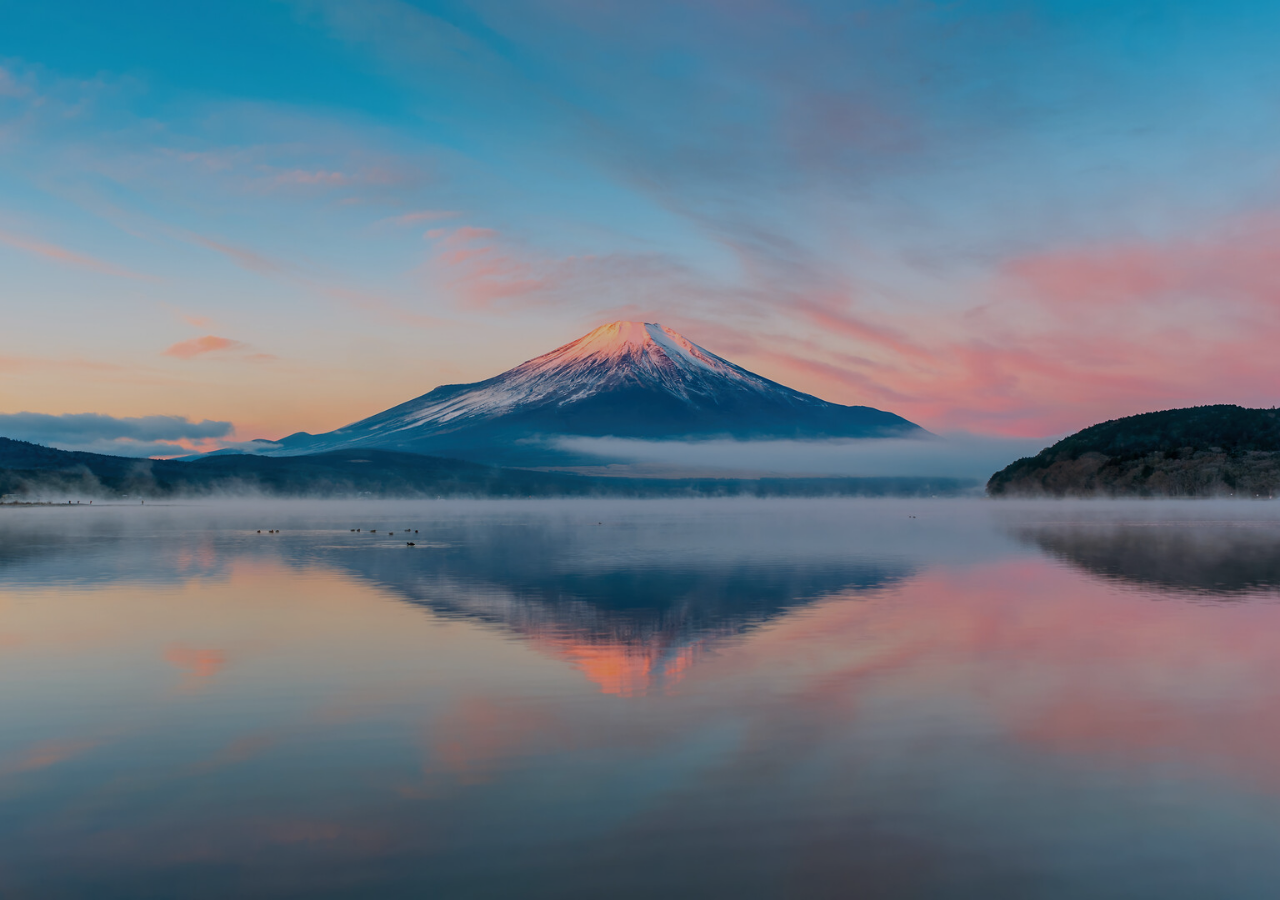
<file: index.html>
<!DOCTYPE html>
<html lang="fr">
<head>
    <meta charset="UTF-8">
    <meta name="viewport" content="width=device-width, initial-scale=1.0">
    <title>Accueil - Outil MBS</title>
    <link rel="icon" href="https://raw.githubusercontent.com/Student-broken/student-broken.github.io/refs/heads/main/favicon.ico" type="image/x-icon">
    <link href="https://fonts.googleapis.com/css2?family=Playfair+Display:wght@700&family=Inter:wght@300;400;500;600&display=swap" rel="stylesheet">
    <style>
        :root {
            --primary-color: #2980b9;
            --secondary-color: #2c3e50;
            --performance-color: #27ae60;
            --widget-background: rgba(255, 255, 255, 0.85);
            --text-color: #34495e;
            --footer-grey: #f0f4f7;
        }

        body, html {
            height: 100%;
            margin: 0;
            font-family: 'Inter', -apple-system, BlinkMacSystemFont, "Segoe UI", Roboto, Helvetica, Arial, sans-serif;
            color: var(--text-color);
            overflow: hidden; /* Prevents scrollbars from the background image */
        }

        .background-container {
            position: fixed;
            top: 0;
            left: 0;
            width: 100%;
            height: 100%;
            background-image: url('background.jpg');
            background-size: cover;
            background-position: center;
            z-index: -2;
            animation: fadeInBackground 1.5s ease-out;
        }

        .background-overlay {
            position: fixed;
            top: 0;
            left: 0;
            width: 100%;
            height: 100%;
            background-color: rgba(0, 0, 0, 0.2);
            z-index: -1;
        }

        .content {
            height: 100%;
            display: flex;
            align-items: center;
            justify-content: center;
            padding: 20px;
            box-sizing: border-box;
        }

        .welcome-widget {
            background-color: var(--widget-background);
            backdrop-filter: blur(12px);
            -webkit-backdrop-filter: blur(12px); /* For Safari */
            padding: 40px;
            border-radius: 16px;
            box-shadow: 0 15px 35px rgba(0,0,0,0.1);
            border: 1px solid rgba(255, 255, 255, 0.2);
            text-align: center;
            width: 100%;
            max-width: 420px;
            animation: fadeInWidget 0.8s ease-out 0.3s forwards;
            opacity: 0;
        }
        
        @keyframes fadeInWidget {
            from { opacity: 0; transform: translateY(-20px); }
            to { opacity: 1; transform: translateY(0); }
        }

        @keyframes fadeInBackground {
            from { opacity: 0; transform: scale(1.05); }
            to { opacity: 1; transform: scale(1); }
        }


        .welcome-widget h1 {
            margin-top: 0;
            margin-bottom: 30px;
            color: var(--secondary-color);
            font-family: 'Playfair Display', serif;
            font-size: 2.8em;
            font-weight: 700;
        }

        .welcome-back {
            font-size: 1.2em;
            font-weight: 500;
            color: var(--secondary-color);
            margin-bottom: 5px;
        }

        .user-name {
            font-size: 2em;
            font-weight: 300;
            color: var(--primary-color);
            margin-top: 0;
            margin-bottom: 30px;
            word-break: break-word; /* Prevents long names from breaking layout */
        }

        .btn {
            display: flex;
            align-items: center;
            justify-content: center;
            gap: 10px;
            width: 100%;
            box-sizing: border-box;
            padding: 15px;
            margin-bottom: 15px;
            border: none;
            border-radius: 10px;
            font-size: 1.05em;
            font-weight: 600;
            cursor: pointer;
            text-decoration: none;
            color: white;
            transition: all 0.2s ease;
            box-shadow: 0 4px 12px rgba(0,0,0,0.1);
        }
        .btn:last-child {
            margin-bottom: 0;
        }

        .btn:hover {
            transform: translateY(-2px);
            box-shadow: 0 8px 20px rgba(0,0,0,0.15);
        }

        .btn-primary { background-color: var(--primary-color); }
        .btn-primary:hover { background-color: #3498db; }

        .btn-secondary { background-color: var(--secondary-color); }
        .btn-secondary:hover { background-color: #3a536b; }
        
        .btn-performance { background-color: var(--performance-color); }
        .btn-performance:hover { background-color: #2ecc71; }

        #signup-flow, #login-flow {
            display: none; /* Hidden by default, JS will show the correct one */
        }
    </style>
</head>
<body>

    <div class="background-container"></div>
    <div class="background-overlay"></div>

    <main class="content">
        <div class="welcome-widget">
            <!-- This block is shown to new users -->
            <div id="signup-flow">
                <h1>Outil MBS</h1>
                <a href="data.html" class="btn btn-primary">
                    <span>🚀</span>
                    <span>Commencer</span>
                </a>
            </div>

            <!-- This block is shown to returning users -->
            <div id="login-flow">
                <p class="welcome-back">Bon retour,</p>
                <h2 id="userNameDisplay" class="user-name"></h2>
                
                <a href="main.html" class="btn btn-primary">
                    <span>📊</span>
                    <span>Accéder au tableau de bord</span>
                </a>
                <a href="data.html" class="btn btn-secondary">
                    <span>🔄</span>
                    <span>Mettre à jour les données</span>
                </a>
                <a href="improve.html" class="btn btn-performance">
                    <span>📈</span>
                    <span>Analyser ma performance</span>
                </a>
            </div>
        </div>
    </main>

    <script>
        document.addEventListener('DOMContentLoaded', () => {
            const signupFlow = document.getElementById('signup-flow');
            const loginFlow = document.getElementById('login-flow');
            const userNameDisplay = document.getElementById('userNameDisplay');

            try {
                // We check for 'mbsData' and ensure it's valid and has a name
                const mbsData = JSON.parse(localStorage.getItem('mbsData'));
                
                if (mbsData && mbsData.valid === true && mbsData.nom) {
                    // If data is valid, show the returning user flow
                    userNameDisplay.textContent = mbsData.nom;
                    loginFlow.style.display = 'block';
                } else {
                    // Otherwise, show the new user flow
                    // Also clear any potentially corrupted old data
                    if(localStorage.getItem('mbsData')) {
                        localStorage.removeItem('mbsData');
                    }
                    signupFlow.style.display = 'block';
                }
            } catch (error) {
                // If there's an error parsing the data, treat as a new user
                console.error("Could not parse mbsData from localStorage:", error);
                localStorage.removeItem('mbsData'); // Clean up corrupted data
                signupFlow.style.display = 'block';
            }
        });
    </script>

</body>
</html>
</file>
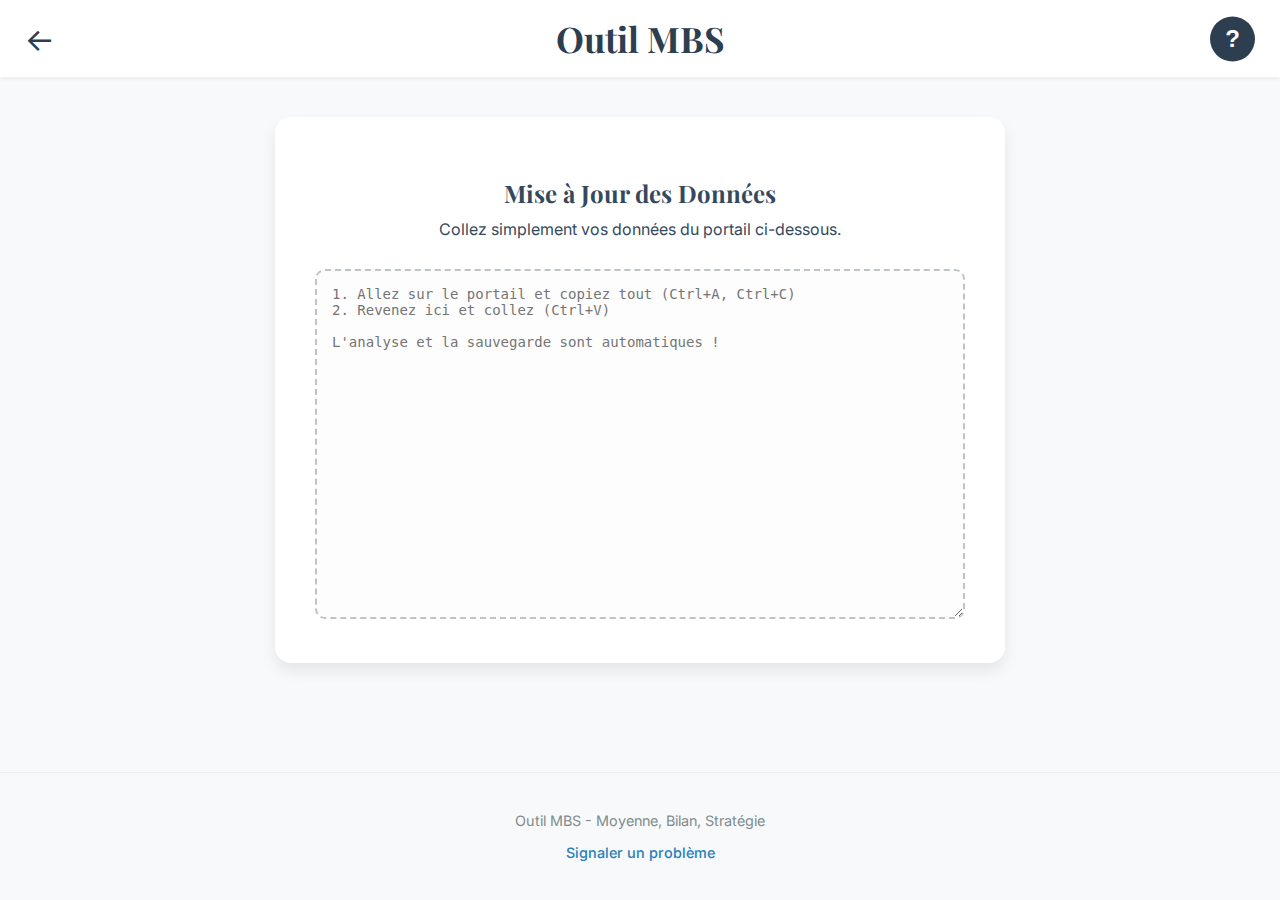
<file: data.html>
<!DOCTYPE html>
<html lang="fr">
<head>
    <meta charset="UTF-8">
    <meta name="viewport" content="width=device-width, initial-scale=1.0">
    <title>Ajouter des Données - Outil MBS</title>
    <link rel="icon" href="https://raw.githubusercontent.com/Student-broken/student-broken.github.io/refs/heads/main/favicon.ico" type="image/x-icon">
    <link href="https://fonts.googleapis.com/css2?family=Playfair+Display:wght@700&family=Inter:wght@400;500;600&display=swap" rel="stylesheet">
    <style>
        :root {
            --primary-color: #2980b9;
            --secondary-color: #2c3e50;
            --background-color: #f7f9fb;
            --widget-background: #ffffff;
            --text-color: #34495e;
            --light-grey: #bdc3c7;
            --footer-grey: #7f8c8d;
            --danger-color: #e74c3c;
            --shadow: 0 8px 15px rgba(0, 0, 0, 0.08);
        }
        body {
            margin: 0;
            font-family: 'Inter', -apple-system, BlinkMacSystemFont, "Segoe UI", Roboto, Helvetica, Arial, sans-serif;
            background-color: var(--background-color);
            color: var(--text-color);
            display: flex;
            flex-direction: column;
            min-height: 100vh;
        }
        .site-header-container {
            background-color: var(--widget-background);
            box-shadow: 0 2px 4px rgba(0, 0, 0, 0.05);
            padding: 15px 0;
            position: relative;
        }
        .site-header {
            text-align: center;
            padding: 0;
            margin: 0;
            color: var(--secondary-color);
            font-size: 2.2em;
            font-weight: 700;
            font-family: 'Playfair Display', serif;
        }
        .content {
            flex-grow: 1;
            display: flex;
            justify-content: center;
            align-items: flex-start;
            padding: 40px 20px;
        }
        .back-arrow {
            position: absolute;
            top: 50%;
            left: 25px;
            transform: translateY(-50%);
            font-size: 2em;
            color: var(--secondary-color);
            text-decoration: none;
            transition: color 0.2s, transform 0.2s;
        }
        .back-arrow:hover {
            color: var(--primary-color);
            transform: translateY(-50%) scale(1.05);
        }
        .data-widget {
            background-color: var(--widget-background);
            padding: 40px;
            border-radius: 16px;
            box-shadow: var(--shadow);
            width: 100%;
            max-width: 650px;
            text-align: center;
        }
        textarea {
            width: 100%;
            height: 350px;
            padding: 15px;
            border: 2px dashed var(--light-grey);
            border-radius: 10px;
            font-family: monospace;
            font-size: 14px;
            box-sizing: border-box;
            resize: vertical;
            transition: border-color 0.2s, box-shadow 0.2s;
            background-color: #fdfdfd;
        }
        textarea:focus {
            border-color: var(--primary-color);
            box-shadow: 0 0 0 3px rgba(41, 128, 185, 0.2);
            outline: none;
        }
        .info-btn {
            position: absolute;
            top: 50%;
            right: 25px;
            transform: translateY(-50%);
            width: 45px;
            height: 45px;
            background-color: var(--secondary-color);
            color: white;
            border: none;
            border-radius: 50%;
            cursor: pointer;
            display: flex;
            justify-content: center;
            align-items: center;
            transition: background-color 0.2s, transform 0.2s;
            font-size: 1.5em;
            font-weight: bold;
        }
        .info-btn:hover {
            background-color: var(--primary-color);
            transform: translateY(-50%) scale(1.05);
        }
        .modal-overlay {
            position: fixed; top: 0; left: 0; width: 100%; height: 100%;
            background-color: rgba(0, 0, 0, 0.7); display: flex;
            justify-content: center; align-items: center; z-index: 1000;
            opacity: 0; visibility: hidden; transition: opacity 0.3s;
        }
        .modal-overlay.active { opacity: 1; visibility: visible; }
        .modal-content {
            background-color: white; padding: 30px; border-radius: 12px;
            max-width: 90%; width: 450px;
        }
        .modal-close { position: absolute; top: 10px; right: 15px; font-size: 2em; cursor: pointer; color: var(--light-grey); }
        .modal-content h3 { color: var(--primary-color); margin-top: 0; }
        .modal-content p { line-height: 1.5; margin-bottom: 10px; border-left: 3px solid var(--primary-color); padding-left: 10px; }
        .important-message {
            background-color: #fdf3f2; color: var(--danger-color); border: 1px solid #f9d6d5;
            padding: 15px; border-radius: 8px; margin-bottom: 20px; font-weight: 500; display: flex;
            align-items: center; font-size: 0.95em;
        }
        .important-message .icon { font-size: 1.5em; margin-right: 10px; }
        footer {
            text-align: center; padding: 25px; font-size: 0.9em;
            color: var(--footer-grey); border-top: 1px solid #eee; margin-top: auto;
        }
        footer a { color: var(--primary-color); text-decoration: none; font-weight: 500; }
        footer a:hover { text-decoration: underline; }
    </style>
</head>
<body>

    <header class="site-header-container">
        <a href="main.html" class="back-arrow" title="Retour au tableau de bord">←</a>
        <h1 class="site-header">Outil MBS</h1>
        <button class="info-btn" id="open-modal-btn" title="Comment ça marche ?">?</button>
    </header>

    <main class="content">
        <div class="data-widget">
            <h2 style="font-family: 'Playfair Display', serif; font-weight: 700;">Mise à Jour des Données</h2>
            <p style="margin-top: -10px; margin-bottom: 30px;">Collez simplement vos données du portail ci-dessous.</p>
            <textarea id="raw-text" placeholder="1. Allez sur le portail et copiez tout (Ctrl+A, Ctrl+C)&#10;2. Revenez ici et collez (Ctrl+V)&#10;&#10;L'analyse et la sauvegarde sont automatiques !"></textarea>
        </div>
    </main>

    <div class="modal-overlay" id="tutorial-modal">
        <div class="modal-content">
            <span class="modal-close" id="close-modal-btn">&times;</span>
            <h3>Comment utiliser l'outil</h3>
            <div class="important-message">
                <span class="icon">💡</span>
                <span>Pour garder vos moyennes à jour, répétez ces étapes régulièrement.</span>
            </div>
            <p>1. Allez dans la section "Travaux" du portail étudiant.</p>
            <p>2. Appuyez sur <strong>CTRL + A</strong> pour tout sélectionner.</p>
            <p>3. Appuyez sur <strong>CTRL + C</strong> pour tout copier.</p>
            <p>4. Revenez sur cette page et collez avec <strong>CTRL + V</strong>.</p>
            <p><strong>C'est tout !</strong> Vous serez redirigé automatiquement.</p>
        </div>
    </div>

    <footer>
        <p>Outil MBS - Moyenne, Bilan, Stratégie</p>
        <p><a href="ticket.html">Signaler un problème</a></p>
    </footer>

    <script>
        document.addEventListener('DOMContentLoaded', () => {
            // --- Elements ---
            const openModalBtn = document.getElementById('open-modal-btn');
            const closeModalBtn = document.getElementById('close-modal-btn');
            const tutorialModal = document.getElementById('tutorial-modal');
            const rawTextArea = document.getElementById('raw-text');

            // --- Modal Logic ---
            const openModal = () => tutorialModal.classList.add('active');
            const closeModal = () => tutorialModal.classList.remove('active');

            openModalBtn.addEventListener('click', openModal);
            closeModalBtn.addEventListener('click', closeModal);
            tutorialModal.addEventListener('click', (e) => { if (e.target === tutorialModal) closeModal(); });
            document.addEventListener('keydown', (e) => { if (e.key === 'Escape') closeModal(); });

            // --- Core Paste & Save Logic ---
            rawTextArea.addEventListener('paste', (e) => {
                // Allow the pasted text to populate the textarea before we read it
                setTimeout(() => {
                    const rawText = rawTextArea.value;
                    if (!rawText.trim()) return;

                    handleDataProcessing(rawText);
                }, 0);
            });

            function handleDataProcessing(rawText) {
                try {
                    const parsedResult = parsePortalData(rawText);
                    
                    if (!parsedResult.nom || !parsedResult.etapeData) {
                        alert("Erreur d'analyse : Le nom ou le numéro d'étape n'a pas été trouvé. Assurez-vous d'avoir bien copié toute la page du portail.");
                        rawTextArea.value = ''; // Clear the textarea for another attempt
                        return;
                    }

                    // Get existing data or create a new object
                    let existingData = JSON.parse(localStorage.getItem('mbsData')) || {};

                    // Create user ID if it doesn't exist
                    if (!existingData.user_random) {
                        existingData.user_random = 'user-' + Date.now().toString(36) + Math.random().toString(36).substring(2);
                    }
                    
                    // Overwrite data for the specific etape
                    const updatedData = {
                        ...existingData,
                        valid: true, // Mark data as valid
                        nom: parsedResult.nom,
                        [parsedResult.etapeKey]: parsedResult.etapeData,
                    };

                    // ---- START: HISTORY TRACKING LOGIC (for improve.html) ----
                    const gradeMap = { 'A+': 100, 'A': 95, 'A-': 90, 'B+': 85, 'B': 80, 'B-': 75, 'C+': 70, 'C': 65, 'C-': 60, 'D+': 55, 'D': 50, 'E': 45 };
                    
                    function getNumericGrade(result) {
                        if (!result) return null;
                        const trimmed = result.trim();
                        if (gradeMap[trimmed]) return gradeMap[trimmed];
                        const scoreMatch = trimmed.match(/(\d+[,.]?\d*)\s*\/\s*(\d+[,.]?\d*)/);
                        if (scoreMatch) {
                            const score = parseFloat(scoreMatch[1].replace(',', '.'));
                            const max = parseFloat(scoreMatch[2].replace(',', '.'));
                            return (max > 0) ? (score / max) * 100 : null;
                        }
                        return null;
                    }

                    let currentTermAverage = 0;
                    let totalWeight = 0;
                    parsedResult.etapeData.forEach(subject => {
                        subject.competencies.forEach(comp => {
                            const compWeightMatch = comp.name.match(/\((\d+)%\)/);
                            if (compWeightMatch) {
                                const compWeight = parseFloat(compWeightMatch[1]);
                                let competencyGrade = 0;
                                let competencyTotalWeight = 0;
                                comp.assignments.forEach(assign => {
                                    const grade = getNumericGrade(assign.result);
                                    const weight = parseFloat(assign.pond);
                                    if (grade !== null && !isNaN(weight) && weight > 0) {
                                        competencyGrade += grade * weight;
                                        competencyTotalWeight += weight;
                                    }
                                });
                                if (competencyTotalWeight > 0) {
                                    currentTermAverage += (competencyGrade / competencyTotalWeight) * compWeight;
                                    totalWeight += compWeight;
                                }
                            }
                        });
                    });
                    
                    const finalTermAvg = totalWeight > 0 ? currentTermAverage / totalWeight : null;

                    if (finalTermAvg !== null) {
                        if (!updatedData.historique) updatedData.historique = {};
                        if (!updatedData.historique[parsedResult.etapeKey]) {
                            updatedData.historique[parsedResult.etapeKey] = { timestamps: [], moyennes: [] };
                        }
                        updatedData.historique[parsedResult.etapeKey].timestamps.push(Date.now());
                        updatedData.historique[parsedResult.etapeKey].moyennes.push(finalTermAvg);
                    }
                    // ---- END: HISTORY TRACKING LOGIC ----


                    // Save the updated data
                    localStorage.setItem('mbsData', JSON.stringify(updatedData));
                    
                    // Redirect to the main dashboard
                    window.location.href = 'main.html';

                } catch (error) {
                    console.error("An error occurred during data processing:", error);
                    alert("Une erreur inattendue est survenue. Veuillez réessayer.");
                    rawTextArea.value = '';
                }
            }
        });

        // --- Data Parsing Function (from your original code, slightly adapted) ---
        function parsePortalData(text) {
            const nameMatch = text.match(/Photo\s*\n(.+)/);
            const semesterMatch = text.match(/Classe\s*\n\s*(\d)/);
            const nom = nameMatch ? nameMatch[1].trim() : null;
            const etapeNumber = semesterMatch ? semesterMatch[1].trim() : null;
            if (!nom || !etapeNumber) return {};
            const etapeKey = `etape${etapeNumber}`;

            const POND_REGEX = /^\d{1,3}$/;
            const DATE_REGEX = /^\d{4}-\d{2}-\d{2}/;
            const RESULT_REGEX = /^(\d{1,3},\d\s\/\s\d{1,3}\s\(.+\)|[A-DF][+-]?)$/;

            const createNewAssignment = () => ({ textBuffer: [], category: '', work: '', pond: '', assignedDate: '', dueDate: '', result: '' });

            const parseAssignments = (lines) => {
                let assignments = [];
                if (lines.length === 0) return assignments;
                let currentAssignment = createNewAssignment();

                const finalizeAssignment = () => {
                    if (currentAssignment.textBuffer.length === 0 && !currentAssignment.pond) return;
                    const buffer = currentAssignment.textBuffer;
                    if (buffer.length === 1) {
                        currentAssignment.work = buffer[0];
                    } else if (buffer.length > 1) {
                        currentAssignment.category = buffer[0];
                        currentAssignment.work = buffer.slice(1).join('<br>');
                    }
                    delete currentAssignment.textBuffer;
                    assignments.push(currentAssignment);
                };

                for (const line of lines) {
                    const trimmedLine = line.trim();
                    if (!trimmedLine || trimmedLine.includes('Catégorie\tTravail\tPond.')) continue;

                    if (RESULT_REGEX.test(trimmedLine)) {
                        currentAssignment.result = trimmedLine;
                        finalizeAssignment();
                        currentAssignment = createNewAssignment();
                    } else if (POND_REGEX.test(trimmedLine)) {
                        currentAssignment.pond = trimmedLine;
                    } else if (DATE_REGEX.test(trimmedLine)) {
                        if (!currentAssignment.assignedDate) {
                            currentAssignment.assignedDate = trimmedLine.split('à')[0].trim();
                        }
                        currentAssignment.dueDate = trimmedLine;
                    } else {
                        if (currentAssignment.pond || currentAssignment.assignedDate) {
                            finalizeAssignment();
                            currentAssignment = createNewAssignment();
                        }
                        currentAssignment.textBuffer.push(trimmedLine);
                    }
                }
                finalizeAssignment();
                return assignments;
            };
            
            const subjects = [];
            const subjectRegex = /([A-Z]{3}\d{3}[A-Z]?) - (.+)/g;
            const subjectsText = text.split(subjectRegex).slice(1);
            
            for (let i = 0; i < subjectsText.length; i += 3) {
                const subjectData = { code: subjectsText[i].trim(), name: subjectsText[i+1].trim(), competencies: [] };
                let subjectContent = subjectsText[i+2] || '';
                const competencyBlocks = subjectContent.split('Compétence - ').slice(1);
                
                for(const block of competencyBlocks) {
                    const blockLines = block.trim().split('\n');
                    const compName = blockLines.shift();
                    const competencyData = {
                        name: `Compétence - ${compName.trim()}`,
                        assignments: parseAssignments(blockLines)
                    };
                    if (competencyData.assignments.length > 0) {
                        subjectData.competencies.push(competencyData);
                    }
                }
                if (subjectData.competencies.length > 0) {
                    subjects.push(subjectData);
                }
            }
            return { nom, etapeKey, etapeData: subjects };
        }
    </script>
</body>
</html>
</file>
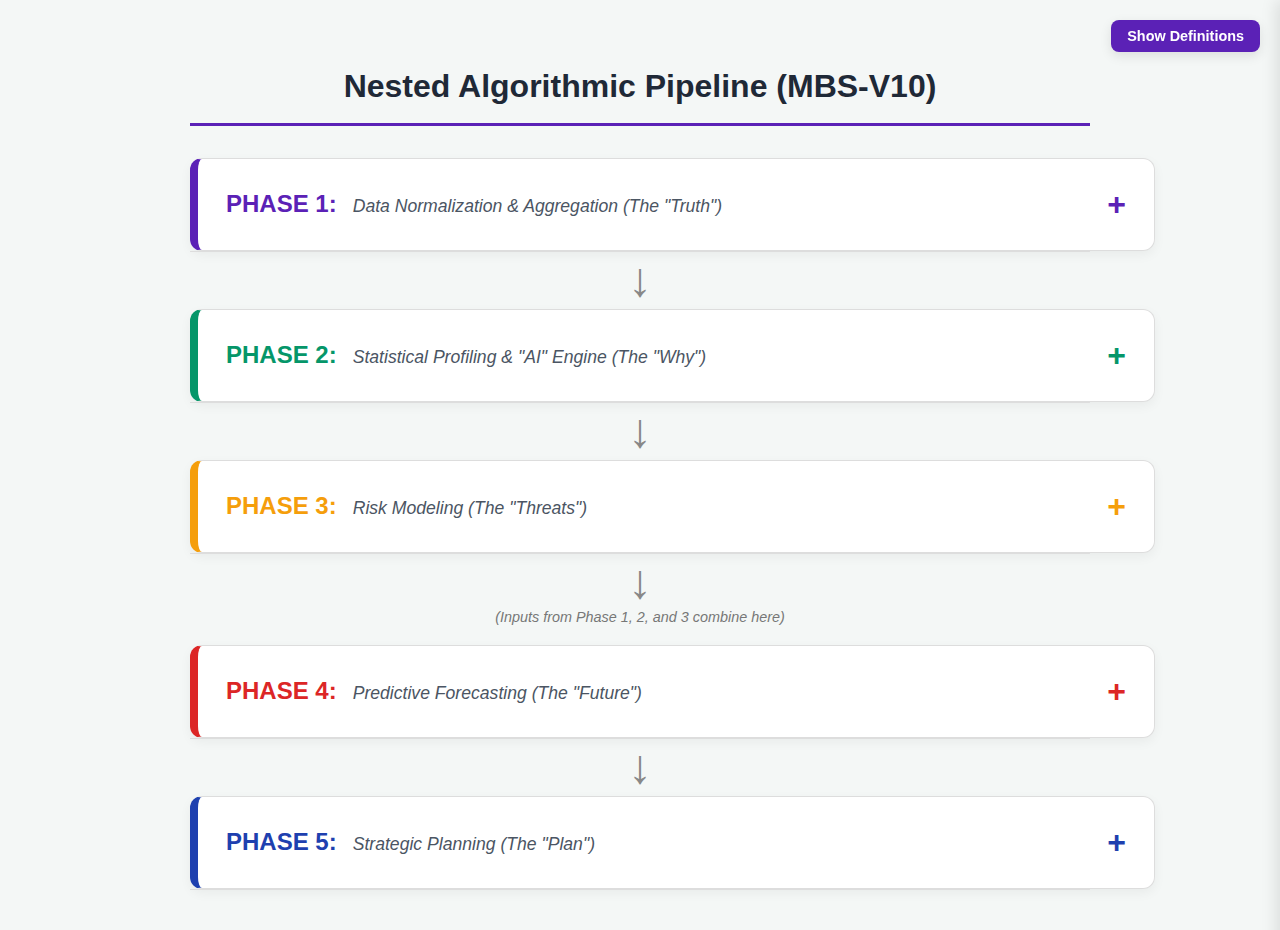
<file: documentation.html>
<!DOCTYPE html>
<html lang="en">
<head>
    <meta charset="UTF-8">
    <meta name="viewport" content="width=device-width, initial-scale=1.0">
    <title>Full Interactive Pipeline (MBS-V10)</title>
    <style>
        :root {
            --primary-color: #5B21B6; /* Violet-700 */
            --secondary-color: #059669; /* Green-600 */
            --warning-color: #F59E0B; /* Amber */
            --danger-color: #DC2626; /* Red */
            --blue-color: #1E40AF;
            --bg-color: #f4f7f6;
            --card-bg: #ffffff;
            --text-color: #1f2937;
            --subtext-color: #4b5563;
        }

        @import url('https://fonts.googleapis.com/css2?family=Roboto:wght@300;400;700&family=Source+Code+Pro:wght@400;600&display=swap');

        body {
            font-family: 'Roboto', sans-serif;
            background-color: var(--bg-color);
            color: var(--text-color);
            line-height: 1.6;
            padding: 2rem;
            /* Prevents horizontal scrollbar from hidden side panel */
            overflow-x: hidden;
        }

        .pipeline-container {
            max-width: 900px;
            margin: 0 auto;
        }

        h1 {
            text-align: center;
            color: var(--text-color);
            margin-bottom: 2rem;
            border-bottom: 3px solid var(--primary-color);
            padding-bottom: 10px;
        }

        .arrow {
            font-size: 3rem;
            font-weight: 300;
            color: #888;
            text-align: center;
            margin: -10px 0;
            user-select: none;
        }
        
        .arrow-note {
            font-size: 0.9rem;
            font-style: italic;
            color: #777;
            text-align: center;
            margin-top: -15px;
            margin-bottom: 1rem;
            user-select: none;
        }

        /* --- Level 1: Phase Accordion --- */
        .phase-header {
            display: flex;
            justify-content: space-between;
            align-items: center;
            background-color: var(--card-bg);
            border: 1px solid #ddd;
            border-radius: 12px;
            box-shadow: 0 4px 12px rgba(0, 0, 0, 0.05);
            padding: 1.25rem 1.75rem;
            width: 100%;
            cursor: pointer;
            transition: all 0.2s ease-in-out;
            border-left: 8px solid var(--primary-color);
        }
        .phase-header:hover {
            box-shadow: 0 6px 16px rgba(0, 0, 0, 0.1);
            transform: translateY(-2px);
        }
        .phase-header h2 {
            font-size: 1.5rem;
            font-weight: 700;
            color: var(--primary-color);
            margin: 0;
        }
        .phase-header h3 {
            font-size: 1.1rem;
            font-weight: 400;
            font-style: italic;
            color: var(--subtext-color);
            margin: 0;
            margin-left: 1rem;
        }
        .phase-header-title {
            display: flex;
            align-items: baseline;
        }
        .phase-toggle {
            font-size: 2rem;
            font-weight: 700;
            color: var(--primary-color);
            transition: transform 0.3s ease;
            user-select: none;
        }
        .phase-header.phase-2 { border-left-color: var(--secondary-color); }
        .phase-header.phase-2 h2, .phase-header.phase-2 .phase-toggle { color: var(--secondary-color); }
        .phase-header.phase-3 { border-left-color: var(--warning-color); }
        .phase-header.phase-3 h2, .phase-header.phase-3 .phase-toggle { color: var(--warning-color); }
        .phase-header.phase-4 { border-left-color: var(--danger-color); }
        .phase-header.phase-4 h2, .phase-header.phase-4 .phase-toggle { color: var(--danger-color); }
        .phase-header.phase-5 { border-left-color: var(--blue-color); }
        .phase-header.phase-5 h2, .phase-header.phase-5 .phase-toggle { color: var(--blue-color); }
        .phase-header.active {
            border-bottom-left-radius: 0;
            border-bottom-right-radius: 0;
            box-shadow: 0 4px 12px rgba(0, 0, 0, 0.05);
            transform: translateY(0);
        }
        .phase-header.active .phase-toggle {
            transform: rotate(45deg);
        }
        .phase-content {
            background-color: var(--card-bg);
            border: 1px solid #ddd;
            border-top: none;
            border-radius: 0 0 12px 12px;
            box-shadow: 0 4px 12px rgba(0, 0, 0, 0.05);
            max-height: 0;
            overflow: hidden;
            transition: max-height 0.4s ease-out, padding 0.4s ease-out;
            padding: 0 2rem;
        }
        .phase-content.active {
            max-height: 2000px;
            padding: 1.5rem 2rem;
            transition: max-height 0.5s ease-in, padding 0.5s ease-in;
        }
        .phase-content strong {
            font-weight: 700;
            color: var(--text-color);
        }
        
        /* --- Level 2: Function Accordion --- */
        .function-header {
            display: flex;
            justify-content: space-between;
            align-items: center;
            background-color: #f9fafb;
            border: 1px solid #e5e7eb;
            border-radius: 8px;
            padding: 0.75rem 1.25rem;
            cursor: pointer;
            margin-top: 1rem;
            transition: background-color 0.2s ease;
        }
        .function-header:hover {
            background-color: #f3f4f6;
        }
        .function-header code {
            font-size: 1.1rem;
            background-color: #eef2ff;
            color: #4c1d95;
            padding: 4px 8px;
            border-radius: 4px;
            font-family: 'Source Code Pro', monospace;
            font-weight: 600;
        }
        .function-toggle {
            font-size: 1.5rem;
            font-weight: 700;
            color: var(--subtext-color);
            transition: transform 0.3s ease;
            user-select: none;
        }
        .function-header.active .function-toggle {
            transform: rotate(45deg);
        }
        .function-header.active {
            border-bottom-left-radius: 0;
            border-bottom-right-radius: 0;
        }
        .function-content {
            background-color: #ffffff;
            border: 1px solid #e5e7eb;
            border-top: none;
            border-radius: 0 0 8px 8px;
            padding: 0 1.5rem;
            max-height: 0;
            overflow: hidden;
            transition: max-height 0.4s ease-out, padding 0.4s ease-out;
        }
        .function-content.active {
            max-height: 1000px;
            padding: 1.5rem 1.5rem;
            transition: max-height 0.4s ease-in, padding 0.4s ease-in;
        }
        .var-list {
            list-style-type: none;
            padding-left: 0;
            margin-top: 1rem;
        }
        .var-list li {
            position: relative;
            padding-left: 20px;
            margin-bottom: 5px;
        }
        .var-list li::before {
            content: '»';
            position: absolute;
            left: 0;
            top: 0;
            color: var(--primary-color);
            font-weight: 700;
        }
        .var-list code {
            background-color: #f3f4f6;
            color: var(--text-color);
            font-weight: 600;
        }
        code.inline {
            background-color: #f3f4f6;
            color: #374151;
            padding: 2px 4px;
            border-radius: 3px;
            font-family: 'Source Code Pro', monospace;
            font-weight: 400;
        }
        pre {
            background-color: #f3f4f6;
            padding: 1rem;
            border-radius: 8px;
            overflow-x: auto;
            color: #374151;
            font-family: 'Source Code Pro', monospace;
            font-size: 0.9rem;
            margin-top: 0.5rem;
            margin-bottom: 1rem;
        }
        .output-box {
            background-color: #f5f3ff;
            border: 1px solid #e9d5ff;
            padding: 1rem;
            border-radius: 8px;
            margin-top: 1.5rem;
        }
        .output-box strong {
            display: block;
            color: var(--primary-color);
            font-size: 1rem;
            margin-bottom: 5px;
        }
        .output-box pre {
            background-color: #fff;
            padding: 10px;
            border-radius: 4px;
            color: #333;
            font-family: 'Source Code Pro', monospace;
            font-weight: 600;
        }
        
        /* --- NEW: Side Panel CSS --- */
        
        #open-definitions-btn {
            background-color: var(--primary-color);
            color: white;
            border: none;
            padding: 0.5rem 1rem;
            font-size: 0.9rem;
            font-weight: 600;
            border-radius: 8px;
            cursor: pointer;
            box-shadow: 0 4px 12px rgba(0, 0, 0, 0.1);
            transition: all 0.2s ease;
            position: fixed; /* Always visible */
            top: 20px;
            right: 20px;
            z-index: 998; /* Below panel, above overlay */
        }
        #open-definitions-btn:hover {
            background-color: #4c1d95;
            box-shadow: 0 6px 16px rgba(0, 0, 0, 0.15);
        }

        .side-panel {
            height: 100%;
            width: 400px; /* A bit wider for detailed text */
            max-width: 90%;
            position: fixed;
            z-index: 1000;
            top: 0;
            right: 0;
            background-color: var(--card-bg);
            box-shadow: -4px 0 15px rgba(0, 0, 0, 0.1);
            overflow-y: auto;
            padding: 2rem;
            padding-top: 4rem; /* Room for close button */
            transform: translateX(100%);
            transition: transform 0.4s ease-in-out;
        }
        .side-panel.active {
            transform: translateX(0);
        }
        .side-panel .close-btn {
            position: absolute;
            top: 1rem;
            right: 1.5rem;
            font-size: 2.5rem;
            color: #aaa;
            text-decoration: none;
            line-height: 1;
        }
        .side-panel .close-btn:hover {
            color: #333;
        }
        
        .definitions-list {
            margin-top: 2rem;
        }
        .definitions-list dt { /* The term */
            font-size: 1.1rem;
            font-weight: 700;
            color: var(--primary-color);
            margin-top: 1.25rem;
        }
        .definitions-list dd { /* The definition */
            font-size: 0.95rem;
            color: var(--subtext-color);
            margin-left: 0;
            padding-bottom: 1rem;
            border-bottom: 1px solid #eee;
        }
         .definitions-list code {
            font-size: 0.9rem;
            background-color: #eef2ff;
            color: #4c1d95;
            padding: 2px 5px;
            border-radius: 4px;
            font-family: 'Source Code Pro', monospace;
        }

        #overlay {
            position: fixed;
            top: 0;
            left: 0;
            width: 100%;
            height: 100%;
            background-color: rgba(0, 0, 0, 0.5);
            z-index: 999;
            opacity: 0;
            pointer-events: none;
            transition: opacity 0.4s ease-in-out;
        }
        #overlay.active {
            opacity: 1;
            pointer-events: auto;
        }

    </style>
</head>
<body>

    <button id="open-definitions-btn">Show Definitions</button>

    <div id="overlay"></div>

    <div id="definitions-panel" class="side-panel">
        <a href="javascript:void(0)" id="close-definitions-btn" class="close-btn">&times;</a>
        
        <h2>Concepts & Definitions</h2>
        
        <dl class="definitions-list">
            <dt>Data Normalization</dt>
            <dd>The process of converting all raw grade formats (e.g., "A-", "4/5", "absent") into a single, standardized format (e.g., 90.0, 80.0, 0.0) so that mathematical operations can be performed on them. "Exempt" is converted to <code>null</code> and ignored.</dd>

            <dt>Weighted Average</dt>
            <dd>An average where each value is multiplied by a "weight" before being summed. In this model, assignments are weighted to calculate a competency average, and competencies are weighted (e.g., <code>(C1 * 40%) + (C2 * 60%)</code>) to get the final subject grade.</dd>

            <dt>Linear Regression</dt>
            <dd>A statistical method to find the "line of best fit" (<code>y = mx + b</code>) that models the relationship between a dependent variable (Y) and an independent variable (X). We use it to find trends.</dd>
            
            <dt>Slope (m)</dt>
            <dd>The "m" in <code>y = mx + b</code>. It represents the rate of change. In the "Tendance" model, a positive slope means your grades are improving over time. A negative slope means they are declining.</dd>
            
            <dt>R-squared (R²)</dt>
            <dd>A statistical measure (from 0.0 to 1.0) that represents the "confidence" or "fit" of the trend line. A high R² (e.g., 0.8) means your grades are very close to the line (a reliable trend). A low R² (e.g., 0.1) means your grades are scattered (an unreliable, "erratic" trend).</dd>
            
            <dt>AI_R2_THRESHOLD</dt>
            <dd>The "gate" used by the AI. Set to <code>0.25</code>, it's the minimum R² value a trend must have to be considered "reliable" and worth reporting to the user. This filters out statistical noise.</dd>
            
            <dt>Standard Deviation (StdDev)</dt>
            <dd>The purest measure of <strong>volatility</strong> or inconsistency. It measures how "spread out" your grades are from your average. A low StdDev (e.g., 2.0) means you are stable and consistent. A high StdDev (e.g., 15.0) means your grades are erratic and unpredictable.</dd>
            
            <dt>Burnout Risk</dt>
            <dd>A custom score that measures the risk of "losing control." It's primarily driven by high <strong>volatility (StdDev)</strong> and a <strong>negative trend (Slope)</strong>, as these are statistical signs of instability and decline.</dd>
            
            <dt>Monte Carlo Simulation</dt>
            <dd>A technique that "rolls the dice" thousands of times (here, 100,000). It uses your "Statistical Fingerprint" to generate 100,000 possible future E3 grades, giving a realistic range of outcomes instead of a single guess.</dd>
            
            <dt>Statistical Fingerprint</dt>
            <dd>The unique "bell curve" of your likely future performance, defined by two numbers: <code>predictedE3SMean</code> (your trend-adjusted future average) and <code>predictedE3SSigma</code> (your future volatility, based on your past volatility).</dd>
            
            <dt>P-Scores (P5, P50, P95)</dt>
            <dd>Percentile scores from the 100,000 simulations.
                <ul>
                    <li><strong>P50 (Median):</strong> The most likely outcome. 50,000 simulations were higher, 50,000 were lower.</li>
                    <li><strong>P5 (Pessimistic):</strong> Your "safe" score. 95% of all simulations resulted in a *better* grade than this.</li>
                    <li><strong>P95 (Optimistic):</strong> Your "dream" score. Only 5% of simulations resulted in a grade *this high or better*.</li>
                </ul>
            </dd>

            <dt>Z-Score</dt>
            <dd>A statistical measurement that describes a value's relationship to the mean of a group of values, measured in terms of standard deviations. In Phase 5, it answers: "How many standard deviations away from my projected mean is the grade I *need*?"</dd>
            
            <dt>Cumulative Distribution Function (CDF)</dt>
            <dd>A function that calculates the probability of a random variable being less than or equal to a certain value. We use <code>1 - CDF(z)</code> to find the *exact* statistical probability of scoring *at or above* the required grade.</dd>
        </dl>
    </div>

    <div class="pipeline-container">
        <h1>Nested Algorithmic Pipeline (MBS-V10)</h1>

        <div class="phase-header" data-phase="1">
            <div class="phase-header-title">
                <h2>PHASE 1:</h2>
                <h3>Data Normalization & Aggregation (The "Truth")</h3>
            </div>
            <span class="phase-toggle">+</span>
        </div>
        <div class="phase-content" id="content-1">
            <p><strong>Objective:</strong> To clean all raw data (e.g., "A-", "4/5", "absent") into standardized numbers and calculate the baseline "ground truth" averages.</p>
            
            <div class="function-header" data-func="func-1-1">
                <code>getNumericGrade(result)</code>
                <span class="function-toggle">+</span>
            </div>
            <div class="function-content" id="func-1-1">
                <strong>Logic:</strong>
                <p>Parses any text input into a standard float. "A-" becomes 90, "4/5" becomes 80, "absent" becomes 0, and "exempt" becomes <code class="inline">null</code>.</p>
                <strong>Variable Descriptions:</strong>
                <ul class="var-list">
                    <li><code>result</code>: The raw text string from the data (e.g., "A+", "85%", "4/5", "absent").</li>
                </ul>
                <strong>Returns:</strong>
                <p>A floating-point number (e.g., <code class="inline">90.0</code>) or <code class="inline">null</code>.</p>
            </div>

            <div class="function-header" data-func="func-1-2">
                <code>calculateSubjectAverageAndStats(subject, etapeKey)</code>
                <span class="function-toggle">+</span>
            </div>
            <div class="function-content" id="func-1-2">
                <strong>Logic:</strong>
                <p>This is the main workhorse of Phase 1. It loops through each subject's competencies and assignments:</p>
                <ul class="var-list">
                    <li>Calculates the weighted average for each competency based on its assignments.</li>
                    <li>Calculates the final weighted average for the subject (e.g., <code class="inline">(C1_Avg * 0.4) + (C2_Avg * 0.6)</code>).</li>
                    <li>Calls <code>extractAssignmentData(subject)</code> to get raw arrays of all grades and ponderations.</li>
                    <li>Populates the <code>aiDataStore</code> with these raw arrays, grouping them by subject and category (STEM, Langues, etc.) for Phase 2.</li>
                </ul>
                <strong>Variable Descriptions:</strong>
                <ul class="var-list">
                    <li><code>subject</code>: The entire subject object from the <code class="inline">mbsData</code>, containing competencies and assignments.</li>
                    <li><code>etapeKey</code>: The string name of the term (e.g., "etape1").</li>
                </ul>
            </div>

            <div class="output-box">
                <strong>➡️ PHASE 1 OUTPUT:</strong>
                <pre>Normalized Grade Arrays (e.g., [90.0, 85.0, 95.0, 92.0])
Ponderation Arrays (e.g., [5, 10, 40, 5])
"Ground Truth" Subject Averages (e.g., Math: 88.5%)</pre>
            </div>
        </div>

        <div class="arrow">&darr;</div>
        
        <div class="phase-header phase-2" data-phase="2">
            <div class="phase-header-title">
                <h2 style="color: var(--secondary-color);">PHASE 2:</h2>
                <h3>Statistical Profiling & "AI" Engine (The "Why")</h3>
            </div>
            <span class="phase-toggle" style="color: var(--secondary-color);">+</span>
        </div>
        <div class="phase-content" id="content-2">
            <p><strong>Objective:</strong> To find *patterns* in the student's performance by running a Linear Regression analysis on the raw data from Phase 1.</p>
            
            <div class="function-header" data-func="func-2-1">
                <code>linearRegression(x_values, y_values)</code>
                <span class="function-toggle">+</span>
            </div>
            <div class="function-content" id="func-2-1">
                <strong>Logic:</strong>
                <p>The core statistical function. It takes two arrays (X and Y) and finds the line of best fit (<code class="inline">y = mx + b</code>) using Ordinary Least Squares.</p>
                <strong>Variable Descriptions:</strong>
                <ul class="var-list">
                    <li><code>x_values</code>: The independent variable array (e.g., time, ponderation).</li>
                    <li><code>y_values</code>: The dependent variable array (always the grades).</li>
                </ul>
                <strong>Returns:</strong>
                <p>An object containing:</p>
                <ul class="var-list">
                    <li><code>slope (m)</code>: The rate of change.</li>
                    <li><code>intercept (b)</code>: The starting point.</li>
                    <li><code>r2 (R-squared)</code>: The "confidence" or "fit" of the line (0.0 to 1.0).</li>
                </ul>
            </div>

            <div class="function-header" data-func="func-2-2">
                <code>AI Model Execution (in calculateAllAnalysis)</code>
                <span class="function-toggle">+</span>
            </div>
            <div class="function-content" id="func-2-2">
                <strong>Logic:</strong>
                <p>The script loops through the <code>aiDataStore</code> and runs <code>linearRegression</code> three times for each data group (Global, STEM, etc.):</p>
                <pre>
// Model 1: TENDANCE (Time vs. Grade)
linearRegression(data.grades.map((g, i) => i), data.grades)

// Model 2: FOCUS (Ponderation vs. Grade)
linearRegression(data.pondérations, data.grades)

// Model 3: PRIORITÉ (Competency Weight vs. Grade)
linearRegression(data.compWeights, data.grades)
</pre>
            </div>
            
            <div class="function-header" data-func="func-2-3">
                <code>generateAndRenderInsights(analysis)</code>
                <span class="function-toggle">+</span>
            </div>
            <div class="function-content" id="func-2-3">
                <strong>Logic:</strong>
                <p>This function acts as the "AI Gate." It filters all the models, keeping only the "reliable" ones to report to the user.</p>
                 <ul class="var-list">
                    <li>It checks if <code>model.r2 > AI_R2_THRESHOLD</code> (which is set to <code>0.25</code>).</li>
                    <li>If <code>R²</code> is high, it formats a human-readable insight.</li>
                    <li>If no models are reliable, it reports an "Erratic" profile.</li>
                </ul>
            </div>

            <div class="output-box" style="background-color: #D1FAE5; border-color: #6EE7B7;">
                <strong style="color: #065F46;">➡️ PHASE 2 OUTPUT:</strong>
                <pre>Master Trend (e.g., Global Slope: +0.25)
Reliable Patterns (e.g., "Negative Focus in STEM", R²=0.4)</pre>
            </div>
        </div>

        <div class="arrow">&darr;</div>

        <div class="phase-header phase-3" data-phase="3">
            <div class="phase-header-title">
                <h2 style="color: var(--warning-color);">PHASE 3:</h2>
                <h3>Risk Modeling (The "Threats")</h3>
            </div>
            <span class="phase-toggle" style="color: var(--warning-color);">+</span>
        </div>
        <div class="phase-content" id="content-3">
             <p><strong>Objective:</strong> To quantify the abstract concepts of "risk" and "burnout" using the data from Phase 1 & 2.</p>
            
            <div class="function-header" data-func="func-3-1">
                <code>calculateStdDev(grades)</code>
                <span class="function-toggle">+</span>
            </div>
            <div class="function-content" id="func-3-1">
                <strong>Logic:</strong>
                <p>Calculates the Sample Standard Deviation of a grade array. This is the purest mathematical measure of <strong>volatility</strong> (inconsistency). A low StdDev (e.g., 2.0) is stable. A high StdDev (e.g., 15.0) is erratic.</p>
                <strong>Variable Descriptions:</strong>
                <ul class="var-list">
                    <li><code>grades</code>: A raw array of numbers (e.g., <code class="inline">[90, 80, 100]</code>).</li>
                </ul>
                <strong>Returns:</strong>
                <p>A single float number (the StdDev).</p>
            </div>
            
            <div class="function-header" data-func="func-3-2">
                <code>calculateConsistencyScore(grades)</code>
                <span class="function-toggle">+</span>
            </div>
            <div class="function-content" id="func-3-2">
                <strong>Logic:</strong>
                <p>A simple wrapper for StdDev, calculated as <code>Math.max(0, 100 - (stdDev * 2))</code>. This inverts the scale, turning "low volatility" into a "high consistency score."</p>
            </div>

            <div class="function-header" data-func="func-3-3">
                <code>calculateBurnoutRisk(...)</code>
                <span class="function-toggle">+</span>
            </div>
            <div class="function-content" id="func-3-3">
                <strong>Logic:</strong>
                <p>Calculates the risk score by weighting 4 factors. It is a measure of "losing control," not "working hard."</p>
                <ul class="var-list">
                    <li><code>volatilityScore</code> (35%): Based on <code>globalStdDev</code>. High volatility = high risk.</li>
                    <li><code>trendScore</code> (35%): Based on <code>globalTrend.slope</code>. A *negative* slope = high risk.</li>
                    <li><code>workloadScore</code> (20%): Based on total <code>Units</code> for the school level.</li>
                    <li><code>absenceScore</code> (10%): Based on the user's manual slider input.</li>
                </ul>
            </div>

            <div class="output-box" style="background-color: #FEF3C7; border-color: #FCD34D;">
                <strong style="color: #92400E;">➡️ PHASE 3 OUTPUT:</strong>
                <pre>Global Volatility (e.g., globalStdDev: 12.5)
Global Consistency (e.g., 75/100)
Burnout Risk Score (e.g., 68/100)</pre>
            </div>
        </div>

        <div class="arrow">&darr;</div>
        <div class="arrow-note">(Inputs from Phase 1, 2, and 3 combine here)</div>

        <div class="phase-header phase-4" data-phase="4">
            <div class="phase-header-title">
                <h2 style="color: var(--danger-color);">PHASE 4:</h2>
                <h3>Predictive Forecasting (The "Future")</h3>
            </div>
            <span class="phase-toggle" style="color: var(--danger-color);">+</span>
        </div>
        <div class="phase-content" id="content-4">
            <p><strong>Objective:</strong> To forecast the *unknown* (Étape 3) by creating a unique "statistical fingerprint" and running a Monte Carlo simulation.</p>
            
            <div class="function-header" data-func="func-4-1">
                <code>runMonteCarloSimulation(...)</code>
                <span class="function-toggle">+</span>
            </div>
            <div class="function-content" id="func-4-1">
                <strong>Logic (Part 1: Fingerprint):</strong>
                <p>This function first creates the student's unique "bell curve" for future performance:</p>
                <ul class="var-list">
                    <li>Loops through all subjects to calculate a projected E3 mean (<code>predictedE3SMean</code>) and volatility (<code>predictedE3SSigma</code>).</li>
                    <li>The projection is trend-aware: <code>projectedGrade = trend.intercept + trend.slope * (n + 1)</code>.</li>
                    <li>It respects a cap: <code>e3PredictionCap = Math.min(100, Math.max(80, historicalMax * 1.05))</code>.</li>
                    <li>The result is a "fingerprint" of your likely E3 performance (e.g., "likely to get 88% with a StdDev of 7").</li>
                </ul>
                <strong>Logic (Part 2: Simulation):</strong>
                <p>The script runs a simulation <code>NUM_MONTE_CARLO_RUNS</code> (100,000) times:</p>
                <pre>
for (let i = 0; i < 100000; i++) {
    // 1. Get a random point on a normal bell curve
    let z = [Box-Muller Transform logic...];
    
    // 2. Apply it to the student's "fingerprint"
    let predictedE3AvgGlobal = predictedE3SMean + z * predictedE3SSigma;
    
    // 3. Calculate the final grade with this "roll of the dice"
    let finalGlobalGrade = (E1*0.2) + (E2*0.2) + (predictedE3AvgGlobal*0.6);
    
    // 4. Store the result
    finalGlobalGrades.push(finalGlobalGrade);
}</pre>
                <strong>Logic (Part 3: P-Scores):</strong>
                <p>The 100,000 results are sorted, and the percentiles are extracted:</p>
                <pre>
finalGlobalGrades.sort((a, b) => a - b);
globalPred.p5 = finalGlobalGrades[5000];
globalPred.p50 = finalGlobalGrades[50000]; // The Median
globalPred.p95 = finalGlobalGrades[95000];</pre>
            </div>

            <div class="output-box" style="background-color: #FEE2E2; border-color: #FCA5A5;">
                <strong style="color: #991B1B;">➡️ PHASE 4 OUTPUT:</strong>
                <pre>P-Scores: P5 (e.g., 82.1%), P50 (e.g., 88.4%), P95 (e.g., 94.7%)
The "Statistical Fingerprint": (predictedE3SMean, predictedE3SSigma)</pre>
            </div>
        </div>
        
        <div class="arrow">&darr;</div>

        <div class="phase-header phase-5" data-phase="5">
            <div class="phase-header-title">
                <h2 style="color: var(--blue-color);">PHASE 5:</h2>
                <h3>Strategic Planning (The "Plan")</h3>
            </div>
            <span class="phase-toggle" style="color: var(--blue-color);">+</span>
        </div>
        <div class="phase-content" id="content-5">
            <p><strong>Objective:</strong> To give the user an actionable plan by comparing their *goals* to their *statistical forecast* from Phase 4.</p>
            
            <div class="function-header" data-func="func-5-1">
                <code>calculatePathAnalysis(targetEtapeKey, ...)</code>
                <span class="function-toggle">+</span>
            </div>
            <div class="function-content"id="func-5-1">
                <strong>Logic:</strong>
                <p>This function calculates the "Moyenne Requise." It performs the algebra to find the *exact* grade needed in the *target etape* (E2 or E3) to hit a goal (e.g., 90%).</p>
                <pre>
// Solves for 'x' (requiredAvg)
(Target * TotalWeight - KnownSum) / RemainingWeight = x</pre>
            </div>
            
            <div class="function-header" data-func="func-5-2">
                <code>calculateProbability(mean, stdDev, requiredTarget)</code>
                <span class="function-toggle">+</span>
            </div>
            <div class="function-content" id="func-5-2">
                <strong>Logic:</strong>
                <p>This is the "reality check." It compares the <strong>grade you need</strong> (<code>requiredTarget</code> from 5.1) against the <strong>bell curve you're likely to get</strong> (the "fingerprint" from Phase 4).</p>
                <ul class="var-list">
                    <li>Calculates a <code>Z-Score</code>: How many standard deviations away is your goal from your mean?</li>
                    <li><code>z = (requiredTarget - mean) / stdDev</code></li>
                    <li>Passes this <code class="inline">z</code> score to the CDF function.</li>
                </ul>
                <strong>Variable Descriptions:</strong>
                <ul class="var-list">
                    <li><code>mean</code>: The <code>predictedE3SMean</code> from Phase 4.</li>
                    <li><code>stdDev</code>: The <code>predictedE3SSigma</code> from Phase 4.</li>
                    <li><code>requiredTarget</code>: The grade needed, from <code>calculatePathAnalysis</code>.</li>
                </ul>
            </div>
            
            <div class="function-header" data-func="func-5-3">
                <code>standardNormalCDF(z)</code>
                <span class="function-toggle">+</span>
            </div>
            <div class="function-content" id="func-5-3">
                <strong>Logic:</strong>
                <p>A standard mathematical function (Cumulative Distribution Function), using the <code>erf()</code> approximation. It takes the <code>Z-Score</code> and finds the *area under the bell curve* to its left.</p>
                <pre>
// The final probability calculation
const prob = 1 - standardNormalCDF(z); // (1 - ) finds the area to the RIGHT
return prob * 100; // e.g., 25.3%
</pre>
            </div>

            <div class="output-box" style="background-color: #DBEAFE; border-color: #BFDBFE;">
                <strong style="color: #1E40AF;">➡️ PHASE 5 OUTPUT:</strong>
                <pre>Actionable Plan (e.g., "Need 92.5% in E3")
Probability of Success (e.g., "25.3% Chance")</pre>
            </div>
        </div>
    </div>

    <script>
        document.addEventListener('DOMContentLoaded', () => {
            
            // --- Get All Toggle Elements ---
            const phaseHeaders = document.querySelectorAll('.phase-header');
            const functionHeaders = document.querySelectorAll('.function-header');
            const openBtn = document.getElementById('open-definitions-btn');
            const closeBtn = document.getElementById('close-definitions-btn');
            const panel = document.getElementById('definitions-panel');
            const overlay = document.getElementById('overlay');

            // --- Level 1: Phase Accordion Logic ---
            phaseHeaders.forEach(header => {
                header.addEventListener('click', () => {
                    const phaseNumber = header.dataset.phase;
                    const content = document.getElementById(`content-${phaseNumber}`);
                    
                    const isAlreadyActive = header.classList.contains('active');

                    // Close all *phase* panels
                    phaseHeaders.forEach(h => {
                        h.classList.remove('active');
                        const c = document.getElementById(`content-${h.dataset.phase}`);
                        c.classList.remove('active');
                    });
                    
                    // Close all *function* panels inside
                    functionHeaders.forEach(fh => {
                        fh.classList.remove('active');
                        const fc = document.getElementById(fh.dataset.func);
                        fc.classList.remove('active');
                    });

                    // If it wasn't active, open it
                    if (!isAlreadyActive) {
                        header.classList.add('active');
                        content.classList.add('active');
                    }
                });
            });

            // --- Level 2: Function Accordion Logic ---
            functionHeaders.forEach(header => {
                header.addEventListener('click', (e) => {
                    e.stopPropagation(); // Stop the click from bubbling up to the phase-header
                    
                    const funcId = header.dataset.func;
                    const content = document.getElementById(funcId);
                    
                    header.classList.toggle('active');
                    content.classList.toggle('active');
                });
            });
            
            // --- NEW: Side Panel Logic ---
            function openPanel() {
                panel.classList.add('active');
                overlay.classList.add('active');
            }
            function closePanel() {
                panel.classList.remove('active');
                overlay.classList.remove('active');
            }

            openBtn.addEventListener('click', openPanel);
            closeBtn.addEventListener('click', closePanel);
            overlay.addEventListener('click', closePanel);
            
        });
    </script>

</body>
</html>
</file>
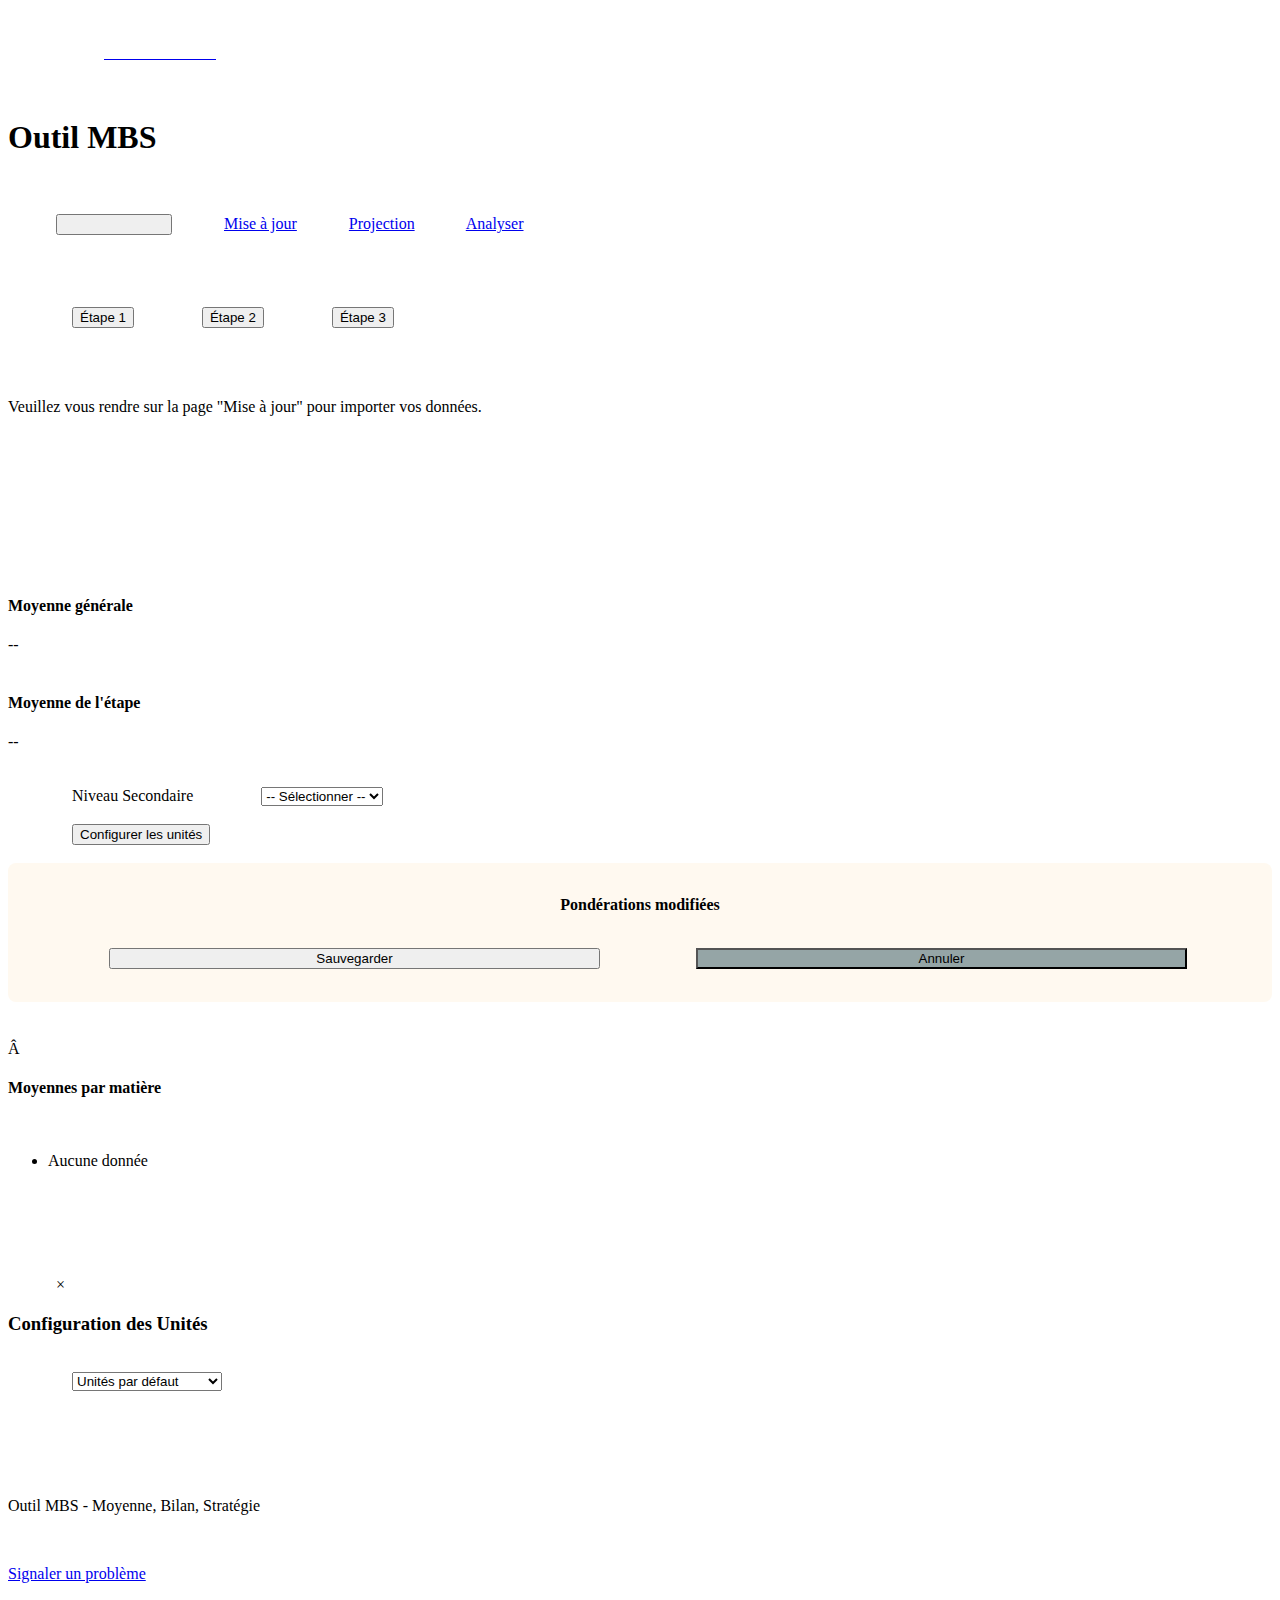
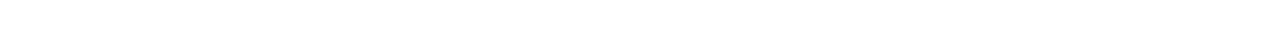
<file: main.html>
<!DOCTYPE html>
<html lang="fr">
<head>
    <meta charset="UTF-8">
    <meta name="viewport" content="width=device-width, initial-scale=1.0">
    <title>Tableau de Bord - Outil MBS</title>
    <link rel="icon" href="https://raw.githubusercontent.com/Student-broken/student-broken.github.io/refs/heads/main/favicon.ico" type="image/x-icon">
        <link rel="stylesheet" href="https://cdnjs.cloudflare.com/ajax/libs/font-awesome/6.5.2/css/all.min.css" integrity="sha512-SnH5WK+bZxgPHs44uWIX+LLJAJ9/2PkPKZ5QiAj6Ta86w+fsb2TkcmfRyVX3pBnMFcV7oQPJkl9QevSCWr3W6A==" crossorigin="anonymous" referrerpolicy="no-referrer" />
    <link href="https://fonts.googleapis.com/css2?family=Playfair+Display:wght@700&family=Inter:wght@400;500;600;700&display=swap" rel="stylesheet">
    <style>
        :root {
            /* Animation Transition */
            --transition-duration: 0.1s;

            /* Light Mode Variables */
            --primary-color: #2980b9;
            --secondary-color: #2c3e50;
            --side-panel-color: #ffffff;
            --widget-darker-color: #f0f4f7;
            --background-color: #f7f9fb;
            --widget-background: #ffffff;
            --text-color: #34495e;
            --light-grey: #bdc3c7;
            --footer-grey: #7f8c8d;
            --success-color: #27ae60;
            --danger-color: #e74c3c;
            --warning-color: #f39c12;
            --shadow-header: 0 2px 4px rgba(0, 0, 0, 0.05);
            --shadow-widget: 0 8px 15px rgba(0, 0, 0, 0.08);
            --border-color: #e0e6eb;
            --tab-border-color: #ddd;
            --input-bg-color: white;
            /* Button Inversion Colors (Light Mode Base) */
      _message_type_part       --btn-secondary-bg: var(--secondary-color);
            --btn-secondary-color: white;
            --btn-secondary-hover-bg: #3a536b;
        }

        /* DARK MODE VARIABLES */
        [data-theme="dark"] {
            --background-color: #121212;
            --side-panel-color: #1e1e1e;
            --widget-background: #1e1e1e;
            --widget-darker-color: #282828;
            --text-color: #e0e0e0;
            --secondary-color: #bbbbbb;
            --light-grey: #757575;
            --footer-grey: #a0a0a0;
            --shadow-header: 0 2px 5px rgba(255, 255, 255, 0.1);
            --shadow-widget: 0 5px 10px rgba(0, 0, 0, 0.3);
            --border-color: #333333;
            --tab-border-color: #444444;
            --input-bg-color: #282828;
            /* Button Inversion Colors (Dark Mode Inverted) */
            --btn-secondary-bg: #bbbbbb; /* Light grey background */
            --btn-secondary-color: #121212; /* Dark text */
            --btn-secondary-hover-bg: #d0d0d0;

            /* Specific element adjustments for dark mode */
            .site-header { color: var(--text-color); }
            .moyenne-widget { border-color: #333; }
            .subject-averages { border-top-color: #333; }
            .subject-table thead tr:first-child th { background-color: #333; color: white; }
            .subject-table thead tr:last-child th { background-color: #222; color: var(--text-color); }
            .subject-table th, .subject-table td { border-bottom-color: #282828; }
            .competency-row td { background-color: #222; color: var(--secondary-color); }
            footer { border-top-color: #333; }
            .modal-content { background-color: var(--side-panel-color); }
            .unite-item:nth-child(even) { background-color: #222; }
            .pond-input-field.modified-input, .grade-input-field.modified-input { background-color: #332b1a; border-color: var(--warning-color); }
        }

        /* GLOBAL TRANSITIONS for smooth theme change */
        body, .site-header-container, .side-panel, .moyenne-widget, .subject-table, .modal-content, .tab-btn, .btn, select, input {
            transition: background-color var(--transition-duration) ease, color var(--transition-duration) ease, border-color var(--transition-duration) ease, box-shadow var(--transition-duration) ease;
        }

        /* --- NOUVELLES KEYFRAMES POUR L'ANIMATION DE LA FLÈCHE DE RETOUR --- */
        @keyframes pulse-border {
            0% { box-shadow: 0 0 0 0 rgba(41, 128, 185, 0.4); }
            70% { box-shadow: 0 0 0 8px rgba(41, 128, 185, 0); }
            100% { box-shadow: 0 0 0 0 rgba(41, 128, 185, 0); }
        }
        @keyframes arrow-move {
            0%, 100% { transform: translateX(0); }
            50% { transform: translateX(-3px); }
        }
        /* --- FIN NOUVELLES KEYFRAMES --- */

        /* ANCIENNES ANIMATIONS DE CHARGEMENT SUPPRIMÉES POUR LA VITESSE */
        /* .site-header-container, .main-container, footer { ... } block was removed */
        
        /* General Styles */
        body {
            margin: 0; font-family: 'Inter', -apple-system, BlinkMacSystemFont, "Segoe UI", Roboto, Helvetica, Arial, sans-serif;
            background-color: var(--background-color); color: var(--text-color);
        }
        .site-header-container {
            background-color: var(--widget-background); box-shadow: var(--shadow-header);
            border-bottom: 1px solid var(--border-color); padding: 15px 25px;
            display: flex; align-items: center; justify-content: space-between; position: relative; margin-bottom: 20px;
        }
        .header-left { display: flex; align-items: center; }
        .header-center { position: absolute; left: 50%; transform: translateX(-50%); }
        .header-right { display: flex; align-items: center; gap: 15px; } /* Added align-items for vertical centering */
        .site-header {
            padding: 0; margin: 0; color: var(--secondary-color);
            font-size: 2.2em; font-weight: 700; font-family: 'Playfair Display', serif;
        }

        /* Icon Button Styling (Used for Theme Toggle AND Back Arrow) */
        .icon-btn {
            background: none; border: 2px solid var(--light-grey); color: var(--text-color);
            width: 40px; height: 40px; border-radius: 50%; cursor: pointer;
            display: flex; align-items: center; justify-content: center; font-size: 1.1em;
            text-decoration: none; /* Ensure link-based buttons have no underline */
            transition: all 0.2s ease, background-color var(--transition-duration);
        }
        .icon-btn:hover {
            border-color: var(--primary-color); color: var(--primary-color);
            transform: scale(1.1);
        }
        
        /* --- ANIMATION SPÉCIFIQUE DU BOUTON RETOUR (CERCLE + FLÈCHE) --- */
        .header-left .icon-btn:hover {
            animation: pulse-border 1.5s infinite; /* Animation du cercle (ombre qui pulse) */
        }
        .header-left .icon-btn:hover i {
            animation: arrow-move 0.5s ease-in-out infinite alternate; /* Animation de la flèche */
        }
        /* --- FIN ANIMATION SPÉCIFIQUE --- */

        .main-container {
            display: flex; max-width: 1600px; margin: 0 auto;
            padding: 0 20px; align-items: flex-start; gap: 30px;
        }
        .data-section { flex: 3; }
        .side-panel {
            flex: 1; position: sticky; top: 20px; background-color: var(--side-panel-color);
            border-radius: 12px; padding: 25px; box-shadow: var(--shadow-widget);
        }
        .moyenne-widgets { display: flex; gap: 15px; margin-bottom: 25px; }
        .moyenne-widget {
            flex: 1; background-color: var(--widget-darker-color); border-radius: 10px;
            padding: 15px; text-align: center; border: 1px solid var(--border-color);
        }
        .moyenne-widget h4 { margin: 0 0 8px 0; font-size: 0.85em; color: var(--secondary-color); font-weight: 500; }
        .moyenne-value { font-size: 2.2em; font-weight: bold; color: var(--primary-color); }
        .moyenne-value.invalid { color: var(--danger-color); }
        .control-group { margin-bottom: 20px; }
        .control-group label { display: block; margin-bottom: 5px; font-weight: bold; font-size: 0.9em; }
        select {
            width: 100%; padding: 12px; border-radius: 10px; border: 1px solid #ddd;
            background-color: var(--input-bg-color); color: var(--text-color); -webkit-appearance: none; appearance: none;
            background-image: url("data:image/svg+xml,%3Csvg xmlns='http://www.w3.org/2000/svg' width='10' height='5'%3E%3Cpath d='M0 0l5 5 5-5z' fill='%232c3e50'/%3E%3C/svg%3E");
            background-repeat: no-repeat; background-position: right 15px center; background-size: 10px;
        }
        [data-theme="dark"] select {
            background-image: url("data:image/svg+xml,%3Csvg xmlns='http://www.w3.org/2000/svg' width='10' height='5'%3E%3Cpath d='M0 0l5 5 5-5z' fill='%23bbbbbb'/%3E%3C/svg%3E");
        }
        .subject-averages { margin-top: 25px; padding-top: 15px; border-top: 1px solid var(--border-color); }
        .subject-averages h4 { margin-top: 0; color: var(--secondary-color); font-size: 1.1em; margin-bottom: 15px; }
        #subject-averages-list { list-style: none; padding: 0; margin: 0; font-size: 0.9em; }
        #subject-averages-list li { display: flex; justify-content: space-between; padding: 10px 0; border-bottom: 1px dotted var(--border-color); }
        .btn {
            display: inline-block; padding: 12px 20px; border: none; border-radius: 8px;
            font-size: 0.95em; font-weight: 600; cursor: pointer; text-decoration: none;
            color: white; transition: background-color 0.2s, transform 0.1s, box-shadow 0.2s;
            text-align: center; box-shadow: 0 4px 8px rgba(0,0,0,0.1);
        }
        .btn:hover { transform: translateY(-2px); box-shadow: 0 6px 12px rgba(0,0,0,0.15); }
        .btn-primary { background-color: var(--primary-color); }
        .btn-primary:hover { background-color: #3498db; }
        
        /* Secondary Button (Inverted in Dark Mode) */
        .btn-secondary { 
    _message_type_part         background-color: var(--btn-secondary-bg);
            color: var(--btn-secondary-color); 
        }
        .btn-secondary:hover { 
            background-color: var(--btn-secondary-hover-bg); 
            color: var(--btn-secondary-color);
        }

        .btn-full-width { width: 100%; display: block; }
        .tabs { display: flex; border-bottom: 2px solid var(--tab-border-color); margin-bottom: 20px; }
        .tab-btn { padding: 12px 20px; cursor: pointer; border: none; background: none; font-size: 1.05em; font-weight: 600; color: var(--light-grey); position: relative; }
        .tab-btn.active { color: var(--primary-color); }
        .tab-btn.active::after { content: ''; position: absolute; bottom: -2px; left: 0; width: 100%; height: 3px; background-color: var(--primary-color); transition: width 0.3s ease; }
        .tab-content { display: none; transition: opacity 0.3s ease; }
        .tab-content.active { display: block; }
        .subject-table { width: 100%; border-collapse: separate; border-spacing: 0; margin-bottom: 30px; background: var(--widget-background); box-shadow: var(--shadow-widget); border-radius: 12px; overflow: hidden; }
        .subject-table th, .subject-table td { padding: 14px 18px; text-align: left; border-bottom: 1px solid #f0f0f0; }
        [data-theme="dark"] .subject-table th, [data-theme="dark"] .subject-table td { border-bottom-color: #282828; }
        .subject-table thead tr:first-child th { background-color: var(--secondary-color); color: white; font-size: 1.1em; }
        .subject-table thead tr:last-child th { background-color: #f8f9fa; color: var(--text-color); font-size: 0.85em; text-transform: uppercase; }
        .competency-row td { background-color: #eaf2f8; color: var(--secondary-color); font-weight: bold; font-style: italic; }
        .no-data { color: var(--light-grey); font-style: italic; text-align: center; padding: 40px; }
        .grade-percentage { font-weight: 700; color: var(--success-color); }
        footer { text-align: center; padding: 25px; font-size: 0.9em; color: var(--footer-grey); border-top: 1px solid var(--border-color); margin-top: 40px; }
        footer a { color: var(--primary-color); text-decoration: none; font-weight: 500; }
        footer a:hover { text-decoration: underline; }

        /* Modal/Popup Animations */
        .modal-overlay { 
            position: fixed; top: 0; left: 0; width: 100%; height: 100%; 
            background-color: rgba(0, 0, 0, 0.7); display: flex; justify-content: center; align-items: center; 
            z-index: 1000; opacity: 0; visibility: hidden; transition: opacity 0.3s, visibility 0.3s;
        }
        .modal-overlay.active { opacity: 1; visibility: visible; }
        .modal-content { 
            background-color: white; padding: 30px; border-radius: 12px; width: 450px; position: relative; 
            transform: scale(0.9) translateY(-20px); 
            transition: transform 0.3s cubic-bezier(0.175, 0.885, 0.32, 1.275);
        }
        .modal-overlay.active .modal-content {
            transform: scale(1) translateY(0);
        }
        .modal-close { position: absolute; top: 10px; right: 15px; font-size: 2em; cursor: pointer; color: var(--light-grey); }
        .unite-item { display: flex; justify-content: space-between; align-items: center; padding: 10px; }
        .unite-item:nth-child(even) { background-color: #fcfdfe; }
        .unite-item input { width: 70px; text-align: center; padding: 6px; border: 1px solid #ddd; border-radius: 6px; }
        .hidden { display: none !important; }
        .pond-input-field, .grade-input-field { 
            text-align: center; border-radius: 6px; border: 1px solid #ccc; padding: 6px; width: 60px;
            background-color: var(--input-bg-color); color: var(--text-color);
        }
        .grade-input-field { width: 80px; }
        .pond-input-field.modified-input, .grade-input-field.modified-input { border-color: var(--warning-color); background-color: #fff9f0; }
        .grade-display { cursor: pointer; min-height: 30px; display: inline-block; padding: 4px; border-radius: 4px; }
    </style>
</head>
<body>

    <header class="site-header-container">
        <div class="header-left">
                        <a href="index.html" class="icon-btn" title="Retour à l'accueil">
                <i class="fa-solid fa-arrow-left"></i>
            </a>
        </div>
        <div class="header-center">
            <h1 class="site-header">Outil MBS</h1>
        </div>
        <div class="header-right">
            <button id="theme-toggle" class="icon-btn" aria-label="Changer de thème (Mode Clair/Sombre)">
                <i class="fa-solid fa-moon"></i>
            </button>
            <a href="data.html" class="btn btn-secondary">Mise à jour</a>
            <a href="projection.html" class="btn btn-secondary">Projection</a>
            <a href="improve.html" class="btn btn-primary">Analyser</a>
        </div>
    </header>

    <main class="main-container">
        <section class="data-section">
            <div class="tabs">
                <button class="tab-btn active" data-tab="etape1">Étape 1</button>
                <button class="tab-btn" data-tab="etape2">Étape 2</button>
                <button class="tab-btn" data-tab="etape3">Étape 3</button>
            </div>
            <div id="tab-contents">
                <div id="etape1" class="tab-content active">
                                        <p class="no-data">Veuillez vous rendre sur la page "Mise à jour" pour importer vos données.</p>
                </div>
                <div id="etape2" class="tab-content"></div>
                <div id="etape3" class="tab-content"></div>
            </div>
        </section>

        <aside class="side-panel">
            <div class="moyenne-widgets">
                <div class="moyenne-widget"><h4>Moyenne générale</h4><div id="moyenne-generale" class="moyenne-value">--</div></div>
                <div class="moyenne-widget"><h4>Moyenne de l'étape</h4><div id="moyenne-etape" class="moyenne-value">--</div></div>
            </div>
            <div class="control-group">
                <label for="niveau-secondaire">Niveau Secondaire</label>
                <select id="niveau-secondaire">
                    <option value="">-- Sélectionner --</option>
                    <option value="sec4">Secondaire 4</option>
                    <option value="sec5">Secondaire 5</option>
                </select>
            </div>
            <div class="control-group">
                <button id="unites-btn" class="btn btn-secondary btn-full-width">Configurer les unités</button>
            </div>
            
            <div id="ponderation-controls" class="hidden" style="background-color: #fff9f0; padding: 15px; border-radius: 8px; border: 1px solid var(--warning-color); margin-bottom: 20px;">
                <p style="font-weight: bold; text-align: center; margin-top: 0; color: var(--text-color);">Pondérations modifiées</p>
                <div style="display: flex; gap: 10px;">
                    <button id="save-ponds-btn" class="btn btn-primary" style="flex:1;">Sauvegarder</button>
                    <button id="revert-ponds-btn" class="btn btn-secondary" style="background-color: #95a5a6; flex:1;">Annuler</button>
                </div>
            </div>

            <div class="subject-averages">
Â               <h4>Moyennes par matière</h4>
                <ul id="subject-averages-list"><li class="no-data">Aucune donnée</li></ul>
            </div>
        </aside>
    </main>

    <div class="modal-overlay" id="unites-modal">
        <div class="modal-content">
            <span class="modal-close" id="close-unites-modal">&times;</span>
            <h3>Configuration des Unités</h3>
            <div class="control-group">
                <select id="unites-mode">
                    <option value="defaut">Unités par défaut</option>
                    <option value="sans">Sans unités (tout = 1)</option>
                    <option value="perso">Personnalisée</option>
                </select>
            </div>
            <div id="unites-list"></div>
        </div>
    </div>

    <footer>
        <p>Outil MBS - Moyenne, Bilan, Stratégie</p>
        <p><a href="ticket.html">Signaler un problème</a></p>
    </footer>

    <script>
        // Theme setup and save to local storage
        const themeToggle = document.getElementById('theme-toggle');
        const html = document.documentElement;
        const toggleIcon = themeToggle.querySelector('i');
        
        const THEME_KEY = 'mbs-theme';

        const updateTheme = (theme) => {
            html.setAttribute('data-theme', theme);
            localStorage.setItem(THEME_KEY, theme);
            // Change icon for the opposite theme
            if (theme === 'dark') {
                toggleIcon.classList.remove('fa-moon');
                toggleIcon.classList.add('fa-sun');
            } else {
                toggleIcon.classList.remove('fa-sun');
                toggleIcon.classList.add('fa-moon');
            }
        };

        // 1. Initial Load Theme
        const storedTheme = localStorage.getItem(THEME_KEY);
        // Determine the initial theme
        const initialTheme = storedTheme || (window.matchMedia && window.matchMedia('(prefers-color-scheme: dark)').matches ? 'dark' : 'light');
        updateTheme(initialTheme);


        // 2. Theme Toggle Handler
        themeToggle.addEventListener('click', () => {
            const currentTheme = html.getAttribute('data-theme');
            const newTheme = currentTheme === 'dark' ? 'light' : 'dark';
            updateTheme(newTheme);
        });

        // 3. Modal/Popup Animation Control
  _message_type_part       const unitesModal = document.getElementById('unites-modal');
        const unitesBtn = document.getElementById('unites-btn');
        const closeUnitesModal = document.getElementById('close-unites-modal');

        unitesBtn.addEventListener('click', (e) => {
            e.preventDefault();
            unitesModal.classList.add('active');
        });

        const closeModal = () => {
            unitesModal.classList.remove('active');
        };

        closeUnitesModal.addEventListener('click', closeModal);
        unitesModal.addEventListener('click', (e) => {
            if (e.target === unitesModal) {
                closeModal();
            }
        });

    </script>
    <script src="js/main-functions.js"></script>
</body>
</html>
</file>
